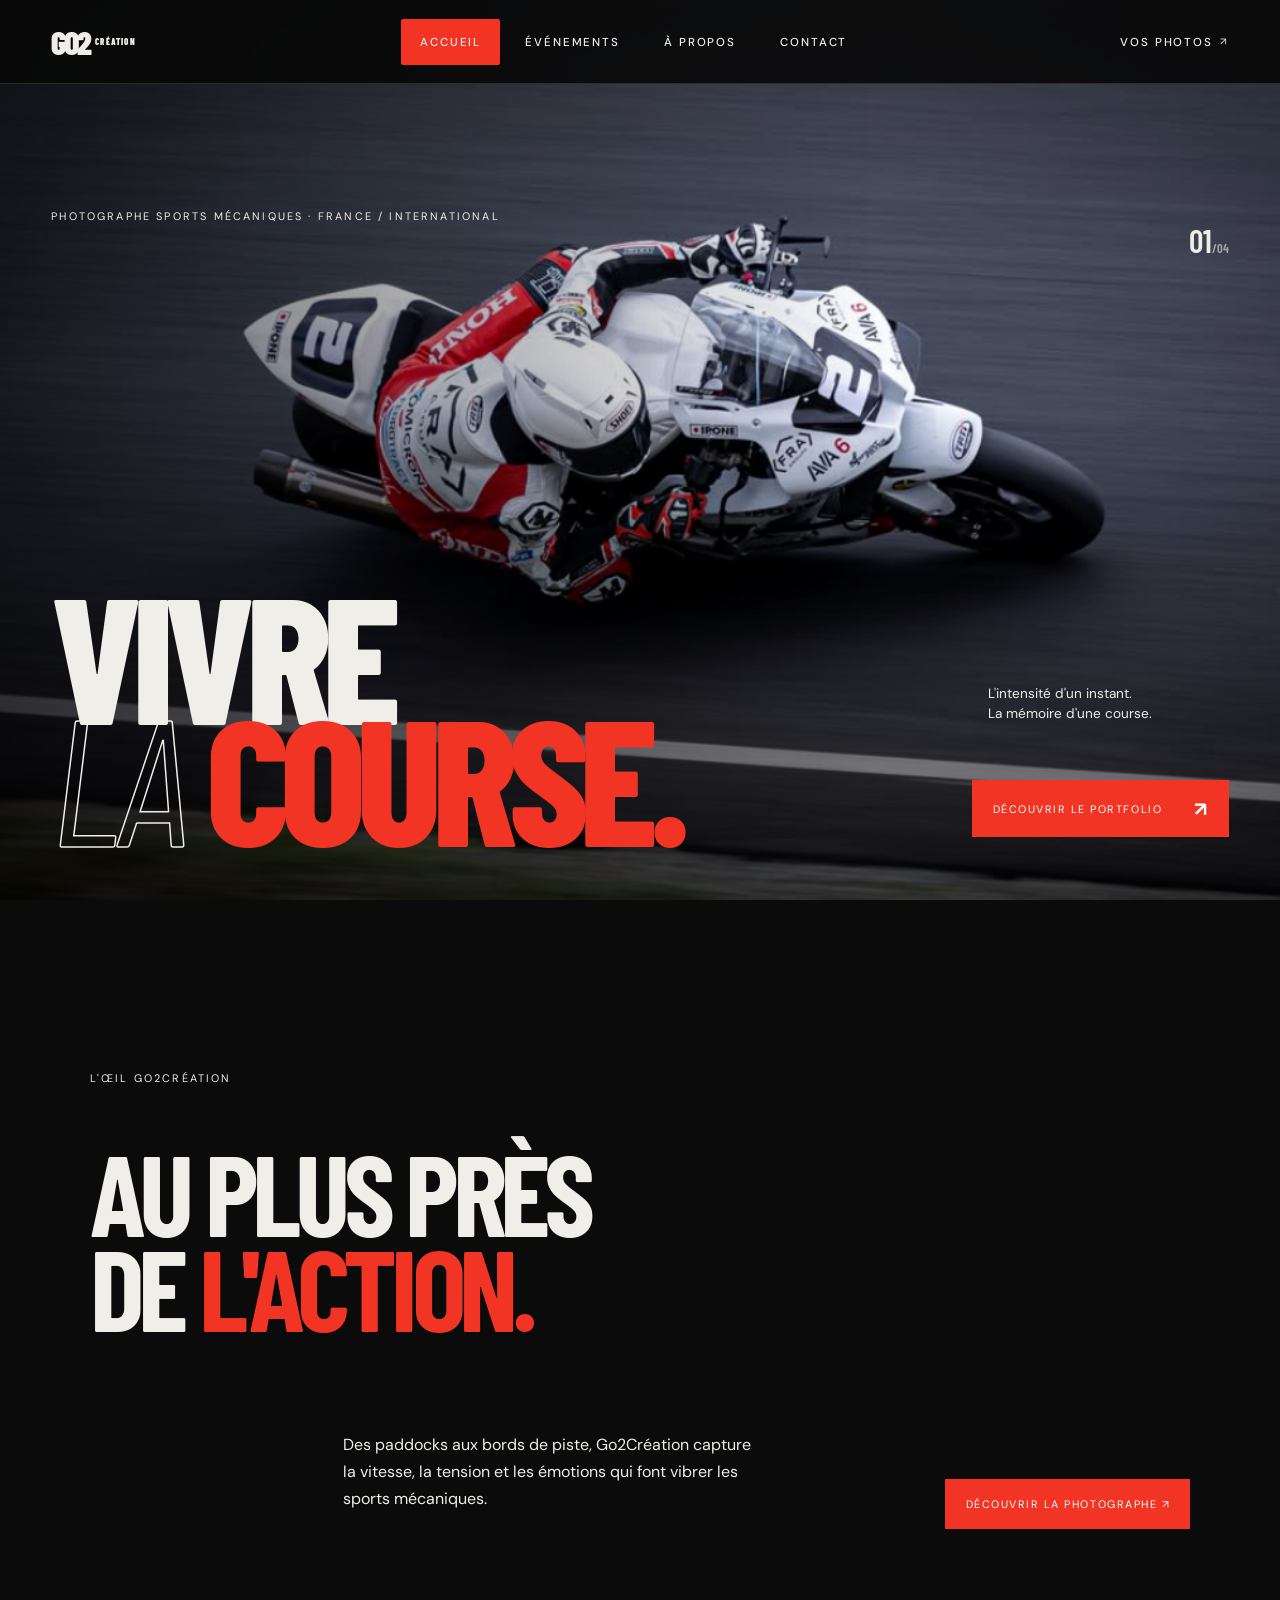
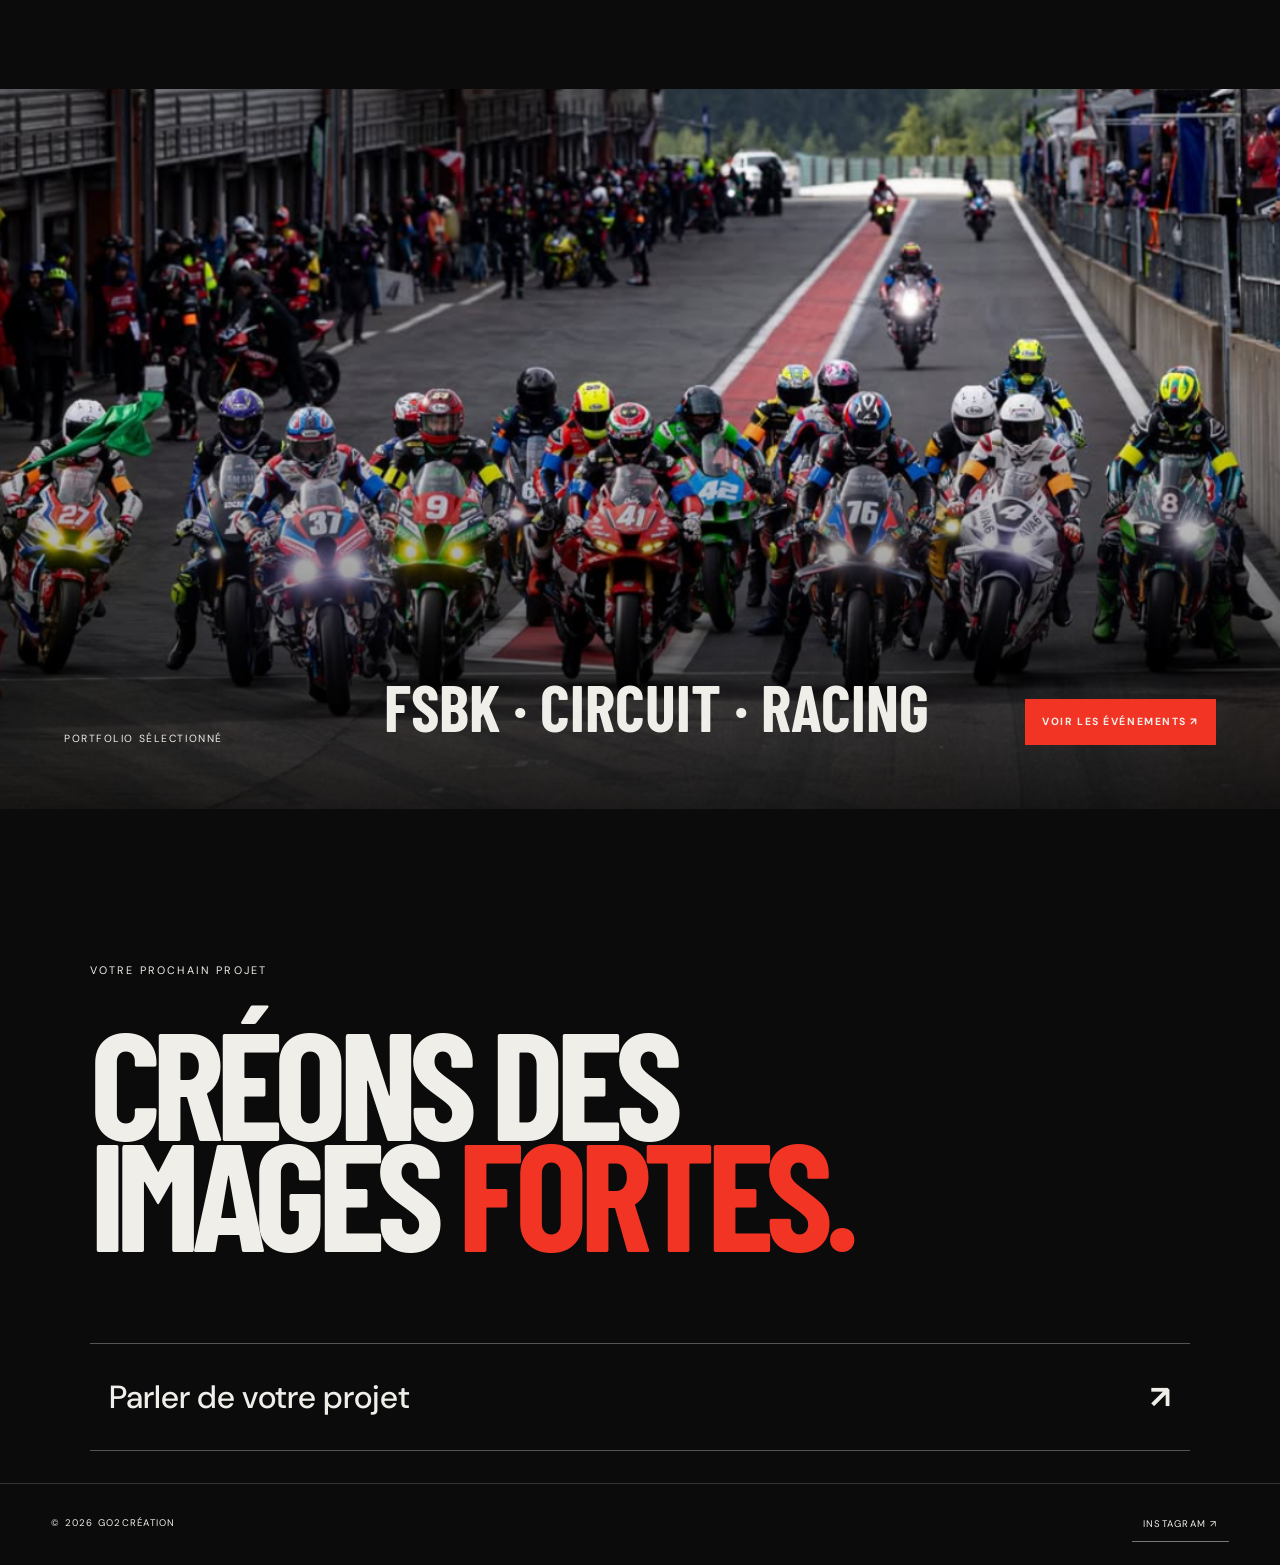
<file: index.html>
<!doctype html><html lang="fr"><head><meta charset="UTF-8"><meta name="viewport" content="width=device-width,initial-scale=1"><meta name="description" content="Go2Création — photographe spécialisée en sports mécaniques, disponible en France et à l'international."><title>Go2Création — Photographe sports mécaniques</title><link rel="preconnect" href="https://fonts.googleapis.com"><link rel="preconnect" href="https://fonts.gstatic.com" crossorigin><link href="https://fonts.googleapis.com/css2?family=Barlow+Condensed:ital,wght@0,400;0,600;0,700;0,800;0,900;1,700&family=DM+Sans:wght@400;500;600&display=swap" rel="stylesheet"><link rel="stylesheet" href="styles.css"><link rel="stylesheet" href="ux.css"></head><body><div class="loader"><span>GO2</span><div class="loader-line"></div></div><header class="nav"><a class="logo" href="index.html">GO2<span>CRÉATION</span></a><button class="menu-toggle" aria-label="Ouvrir le menu" aria-expanded="false"><i></i><i></i></button><nav class="nav-links"><a class="active" href="index.html">Accueil</a><a href="events.html">Événements</a><a href="about.html">À propos</a><a href="contact.html">Contact</a><a class="nav-client nav-client-menu" href="https://www.jingoo.com/go2creation/acces-client.php#content" target="_blank" rel="noopener">Vos Photos <b>↗</b></a></nav><a class="nav-client nav-client-top" href="https://www.jingoo.com/go2creation/acces-client.php#content" target="_blank" rel="noopener">Vos Photos <b>↗</b></a></header><main><section class="hero"><img src="image/Content_1.png" alt="Pilote moto en pleine courbe" class="hero-image"><div class="hero-shade"></div><p class="eyebrow hero-kicker">Photographe sports mécaniques · France / International</p><div class="hero-title"><h1>VIVRE<br><em>LA</em> <span>COURSE.</span></h1></div><p class="hero-copy">L'intensité d'un instant.<br>La mémoire d'une course.</p><a href="events.html" class="scroll-link"><span>Découvrir le portfolio</span><b>↗</b></a><p class="hero-number">01<span>/04</span></p></section><section class="intro section-pad"><p class="eyebrow reveal">L'œil Go2Création</p><h2 class="statement reveal">AU PLUS PRÈS<br>DE <span>L'ACTION.</span></h2><div class="intro-meta reveal"><p>Des paddocks aux bords de piste, Go2Création capture la vitesse, la tension et les émotions qui font vibrer les sports mécaniques.</p><a class="text-link" href="about.html">Découvrir la photographe ↗</a></div></section><section class="home-feature"><a href="events.html"><img src="image/Content_22.png" alt="Compétition de vitesse moto"><div><span>Portfolio sélectionné</span><strong>FSBK · CIRCUIT · RACING</strong><b>Voir les événements ↗</b></div></a></section><section class="contact home-cta section-pad"><p class="eyebrow reveal">Votre prochain projet</p><h2 class="reveal">CRÉONS DES<br>IMAGES <span>FORTES.</span></h2><a class="mail reveal" href="contact.html">Parler de votre projet <b>↗</b></a></section></main><footer class="site-footer"><p>© 2026 GO2CRÉATION</p><a href="https://www.instagram.com/go2creation/" target="_blank" rel="noopener">INSTAGRAM ↗</a></footer><script src="script.js"></script></body></html>
</file>
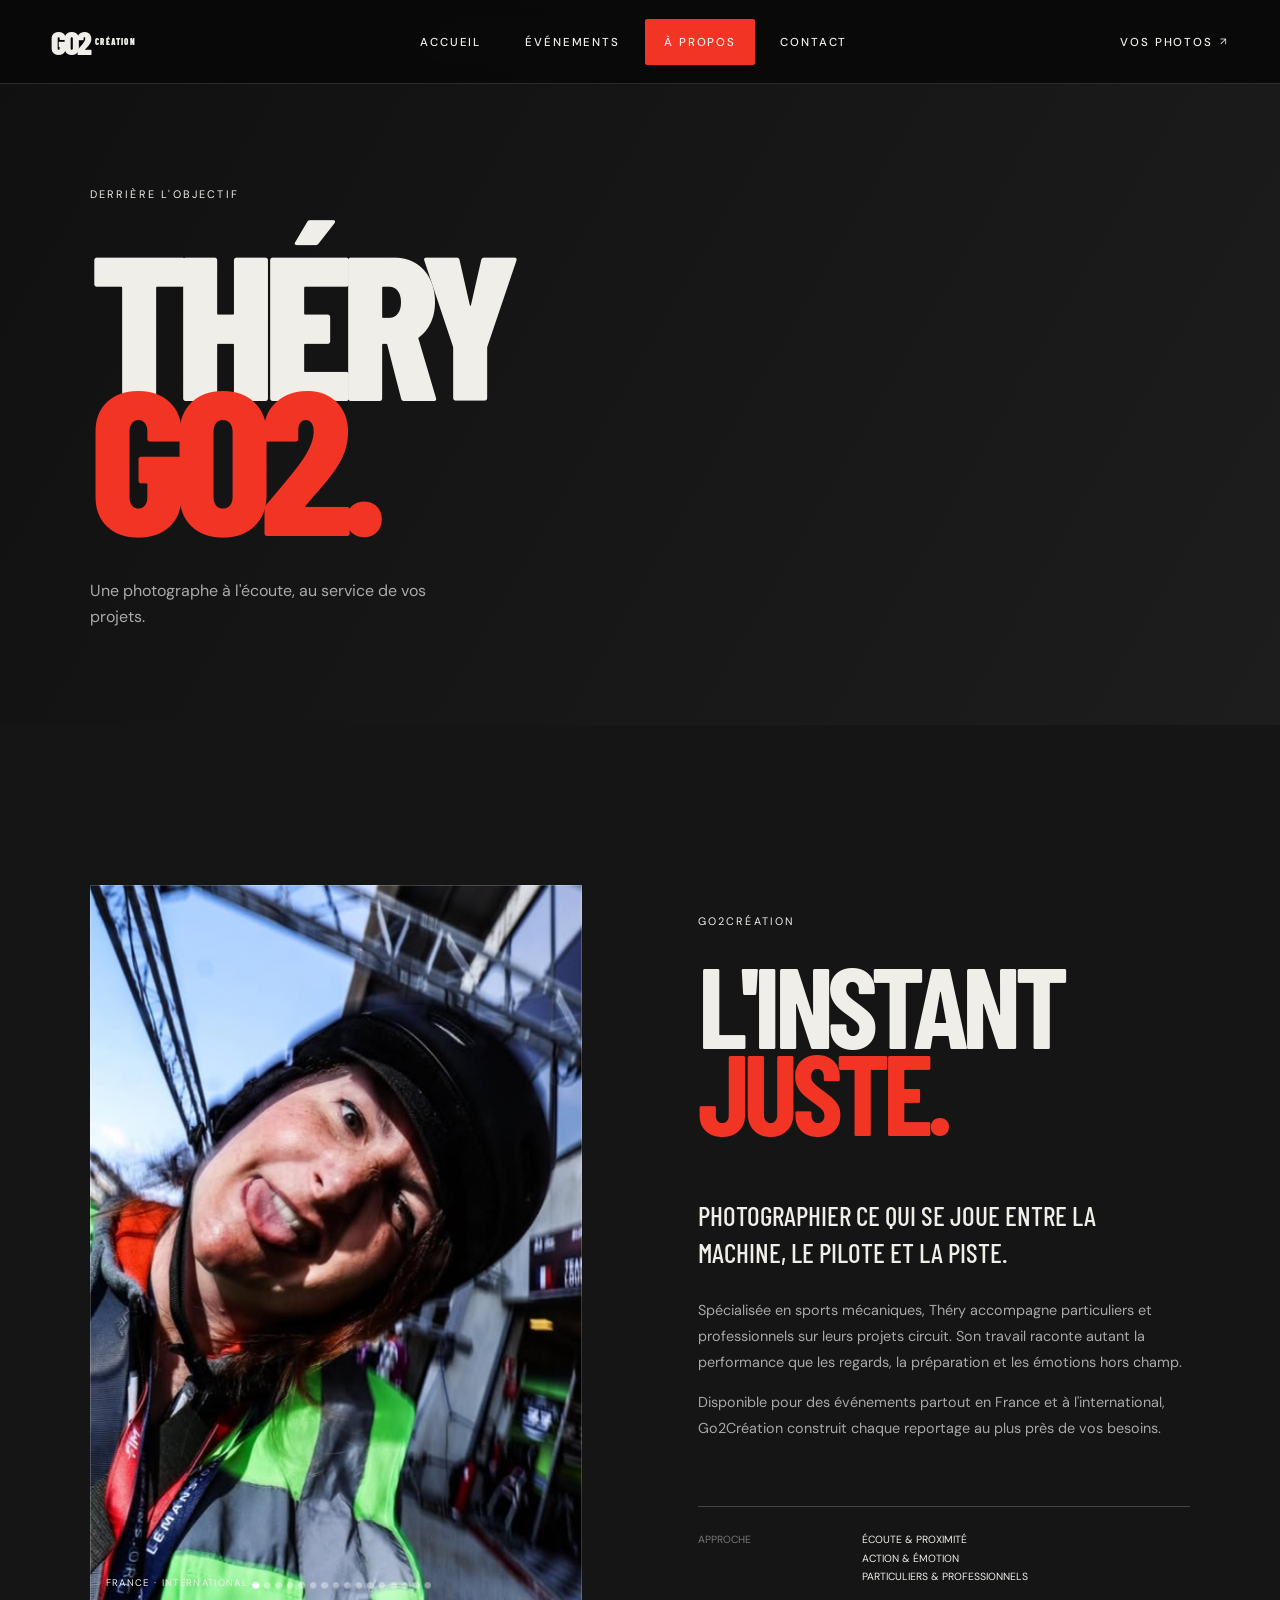
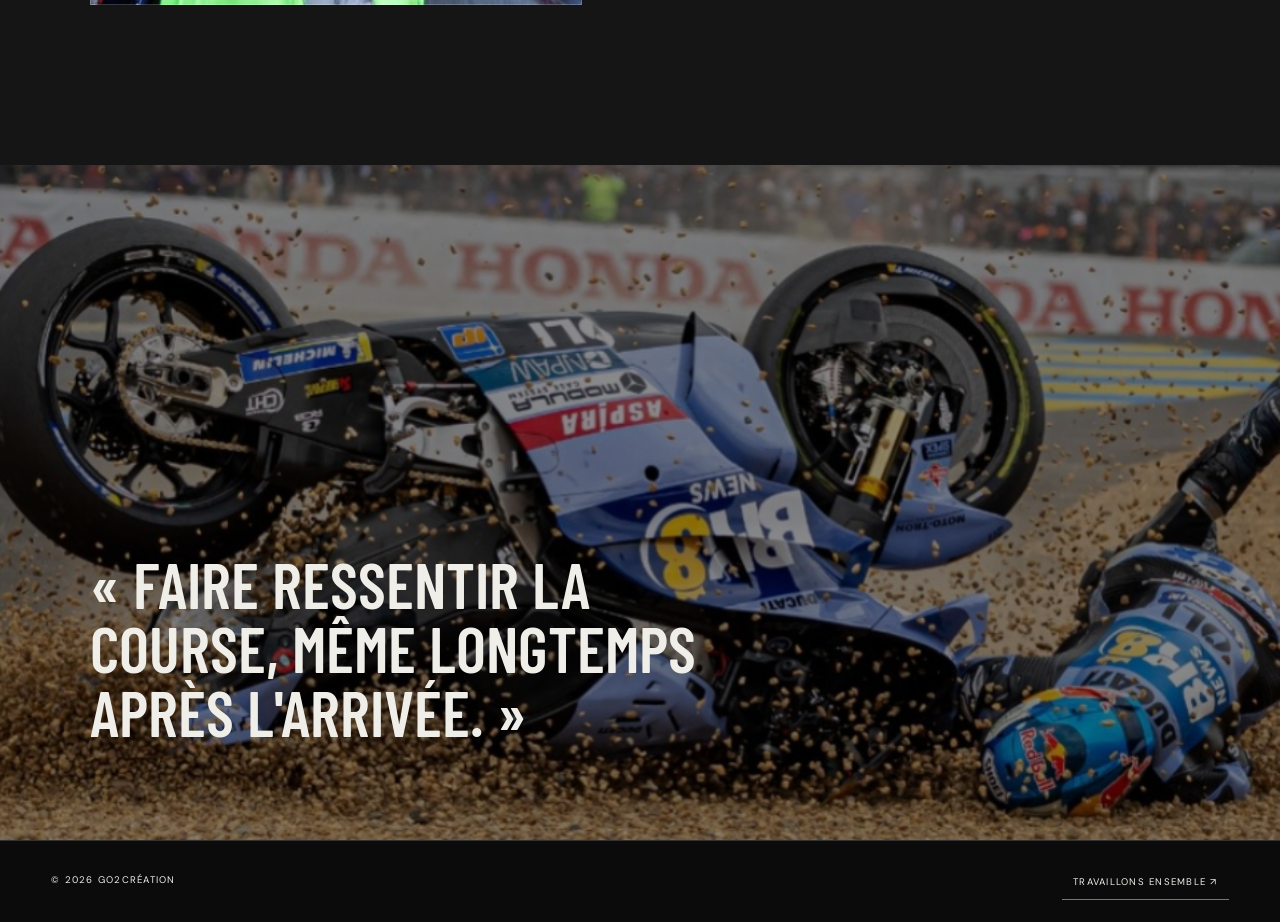
<file: about.html>
<!doctype html>
<html lang="fr">

<head>
    <meta charset="UTF-8">
    <meta name="viewport" content="width=device-width,initial-scale=1">
    <title>À propos — Go2Création</title>
    <link
        href="https://fonts.googleapis.com/css2?family=Barlow+Condensed:ital,wght@0,400;0,600;0,700;0,800;0,900;1,700&family=DM+Sans:wght@400;500;600&display=swap"
        rel="stylesheet">
    <link rel="stylesheet" href="styles.css"><link rel="stylesheet" href="ux.css">
</head>

<body>
    <div class="loader"><span>GO2</span>
        <div class="loader-line"></div>
    </div>
    <header class="nav"><a class="logo" href="index.html">GO2<span>CRÉATION</span></a><button class="menu-toggle"
            aria-label="Menu" aria-expanded="false"><i></i><i></i></button>
        <nav class="nav-links"><a href="index.html">Accueil</a><a href="events.html">Événements</a><a class="active"
                href="about.html">À propos</a><a href="contact.html">Contact</a><a class="nav-client nav-client-menu" href="https://www.jingoo.com/go2creation/acces-client.php#content" target="_blank" rel="noopener">Vos Photos <b>↗</b></a></nav><a class="nav-client nav-client-top" href="https://www.jingoo.com/go2creation/acces-client.php#content" target="_blank" rel="noopener">Vos Photos <b>↗</b></a>
    </header>
    <main>
        <section class="page-hero about-hero">
            <p class="eyebrow">Derrière l'objectif</p>
            <h1>THÉRY<br><span>GO2.</span></h1>
            <p>Une photographe à l'écoute, au service de vos projets.</p>
        </section>
        <section class="about section-pad">
            <div class="about-photo reveal"><img src="image/Content_23.png"
                    alt="Univers de Go2Création sur circuit"><span>France · International</span></div>
            <div class="about-copy">
                <p class="eyebrow reveal">Go2Création</p>
                <h2 class="reveal">L'INSTANT<br><span>JUSTE.</span></h2>
                <p class="lead reveal">Photographier ce qui se joue entre la machine, le pilote et la piste.</p>
                <p class="body-copy reveal">Spécialisée en sports mécaniques, Théry accompagne particuliers et
                    professionnels sur leurs projets circuit. Son travail raconte autant la performance que les regards,
                    la préparation et les émotions hors champ.</p>
                <p class="body-copy reveal">Disponible pour des événements partout en France et à l'international,
                    Go2Création construit chaque reportage au plus près de vos besoins.</p>
                <div class="clients reveal"><span>APPROCHE</span>
                    <p>ÉCOUTE & PROXIMITÉ<br>ACTION & ÉMOTION<br>PARTICULIERS & PROFESSIONNELS</p>
                </div>
            </div>
        </section>
        <section class="about-strip"><img src="image/Content_18.png" alt="Moto en accélération">
            <blockquote>« Faire ressentir la course, même longtemps après l'arrivée. »</blockquote>
        </section>
    </main>
    <footer class="site-footer">
        <p>© 2026 GO2CRÉATION</p><a href="contact.html">TRAVAILLONS ENSEMBLE ↗</a>
    </footer>
    <script src="script.js"></script>
</body>

</html>
</file>
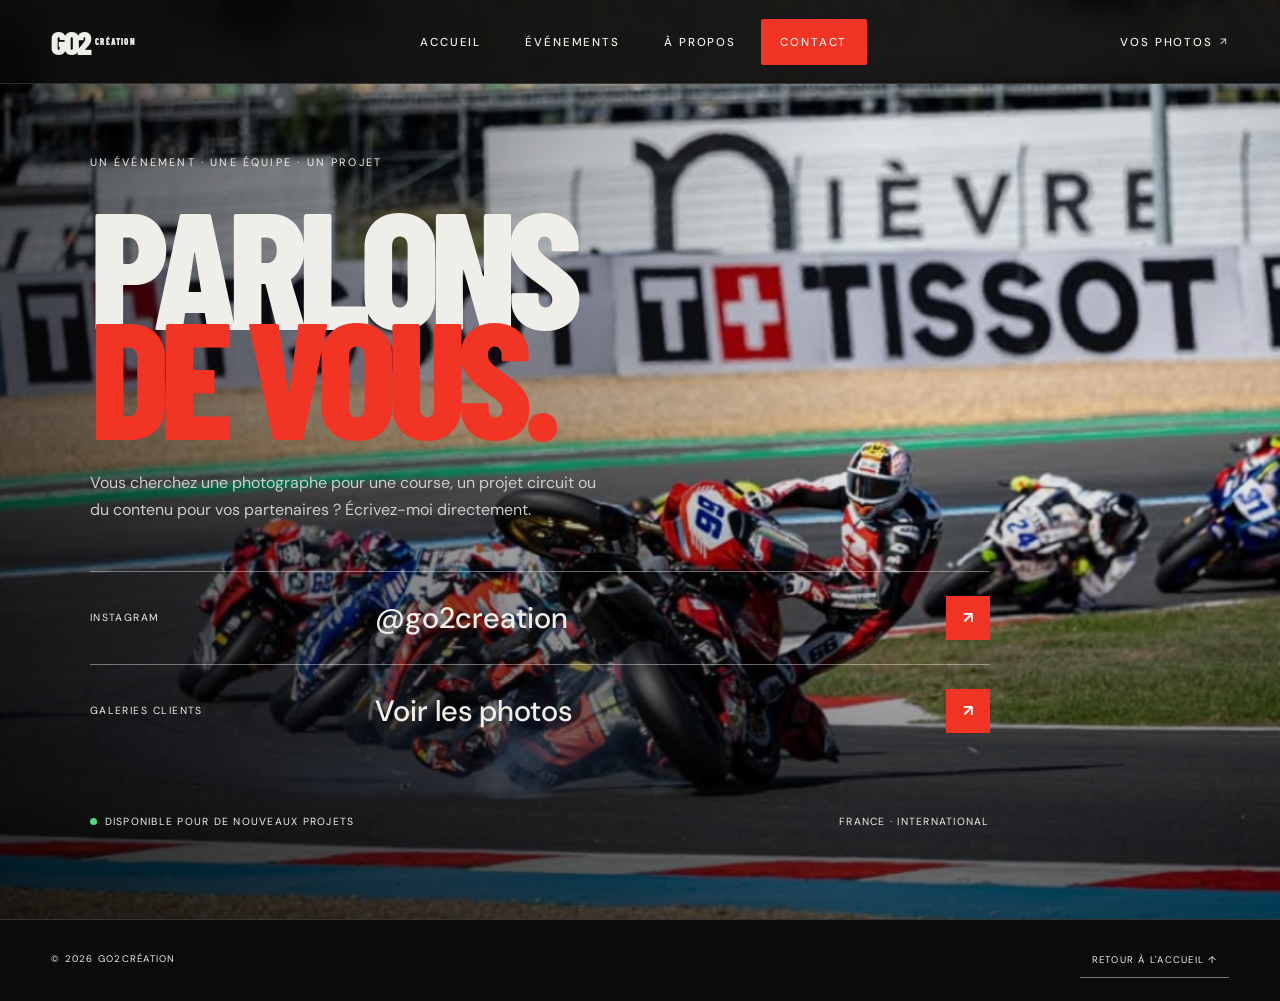
<file: contact.html>
<!doctype html><html lang="fr"><head><meta charset="UTF-8"><meta name="viewport" content="width=device-width,initial-scale=1"><title>Contact — Go2Création</title><link href="https://fonts.googleapis.com/css2?family=Barlow+Condensed:ital,wght@0,400;0,600;0,700;0,800;0,900;1,700&family=DM+Sans:wght@400;500;600&display=swap" rel="stylesheet"><link rel="stylesheet" href="styles.css"><link rel="stylesheet" href="ux.css"></head><body><div class="loader"><span>GO2</span><div class="loader-line"></div></div><header class="nav"><a class="logo" href="index.html">GO2<span>CRÉATION</span></a><button class="menu-toggle" aria-label="Menu" aria-expanded="false"><i></i><i></i></button><nav class="nav-links"><a href="index.html">Accueil</a><a href="events.html">Événements</a><a href="about.html">À propos</a><a class="active" href="contact.html">Contact</a><a class="nav-client nav-client-menu" href="https://www.jingoo.com/go2creation/acces-client.php#content" target="_blank" rel="noopener">Vos Photos <b>↗</b></a></nav><a class="nav-client nav-client-top" href="https://www.jingoo.com/go2creation/acces-client.php#content" target="_blank" rel="noopener">Vos Photos <b>↗</b></a></header><main><section class="contact-page"><img src="image/Content_21.png" alt="Moto de course sur circuit" class="contact-bg"><div class="hero-shade"></div><div class="contact-inner"><p class="eyebrow">Un événement · Une équipe · Un projet</p><h1>PARLONS<br><span>DE VOUS.</span></h1><p class="contact-lead">Vous cherchez une photographe pour une course, un projet circuit ou du contenu pour vos partenaires ? Écrivez-moi directement.</p><a class="contact-button" href="https://www.instagram.com/go2creation/" target="_blank" rel="noopener"><span>Instagram</span><strong>@go2creation</strong><b>↗</b></a><a class="contact-button" href="https://www.jingoo.com/go2creation/acces-client.php#content" target="_blank" rel="noopener"><span>Galeries clients</span><strong>Voir les photos</strong><b>↗</b></a><div class="availability"><p><span></span>Disponible pour de nouveaux projets</p><p>France · International</p></div></div></section></main><footer class="site-footer"><p>© 2026 GO2CRÉATION</p><a href="index.html">RETOUR À L'ACCUEIL ↑</a></footer><script src="script.js"></script></body></html>
</file>
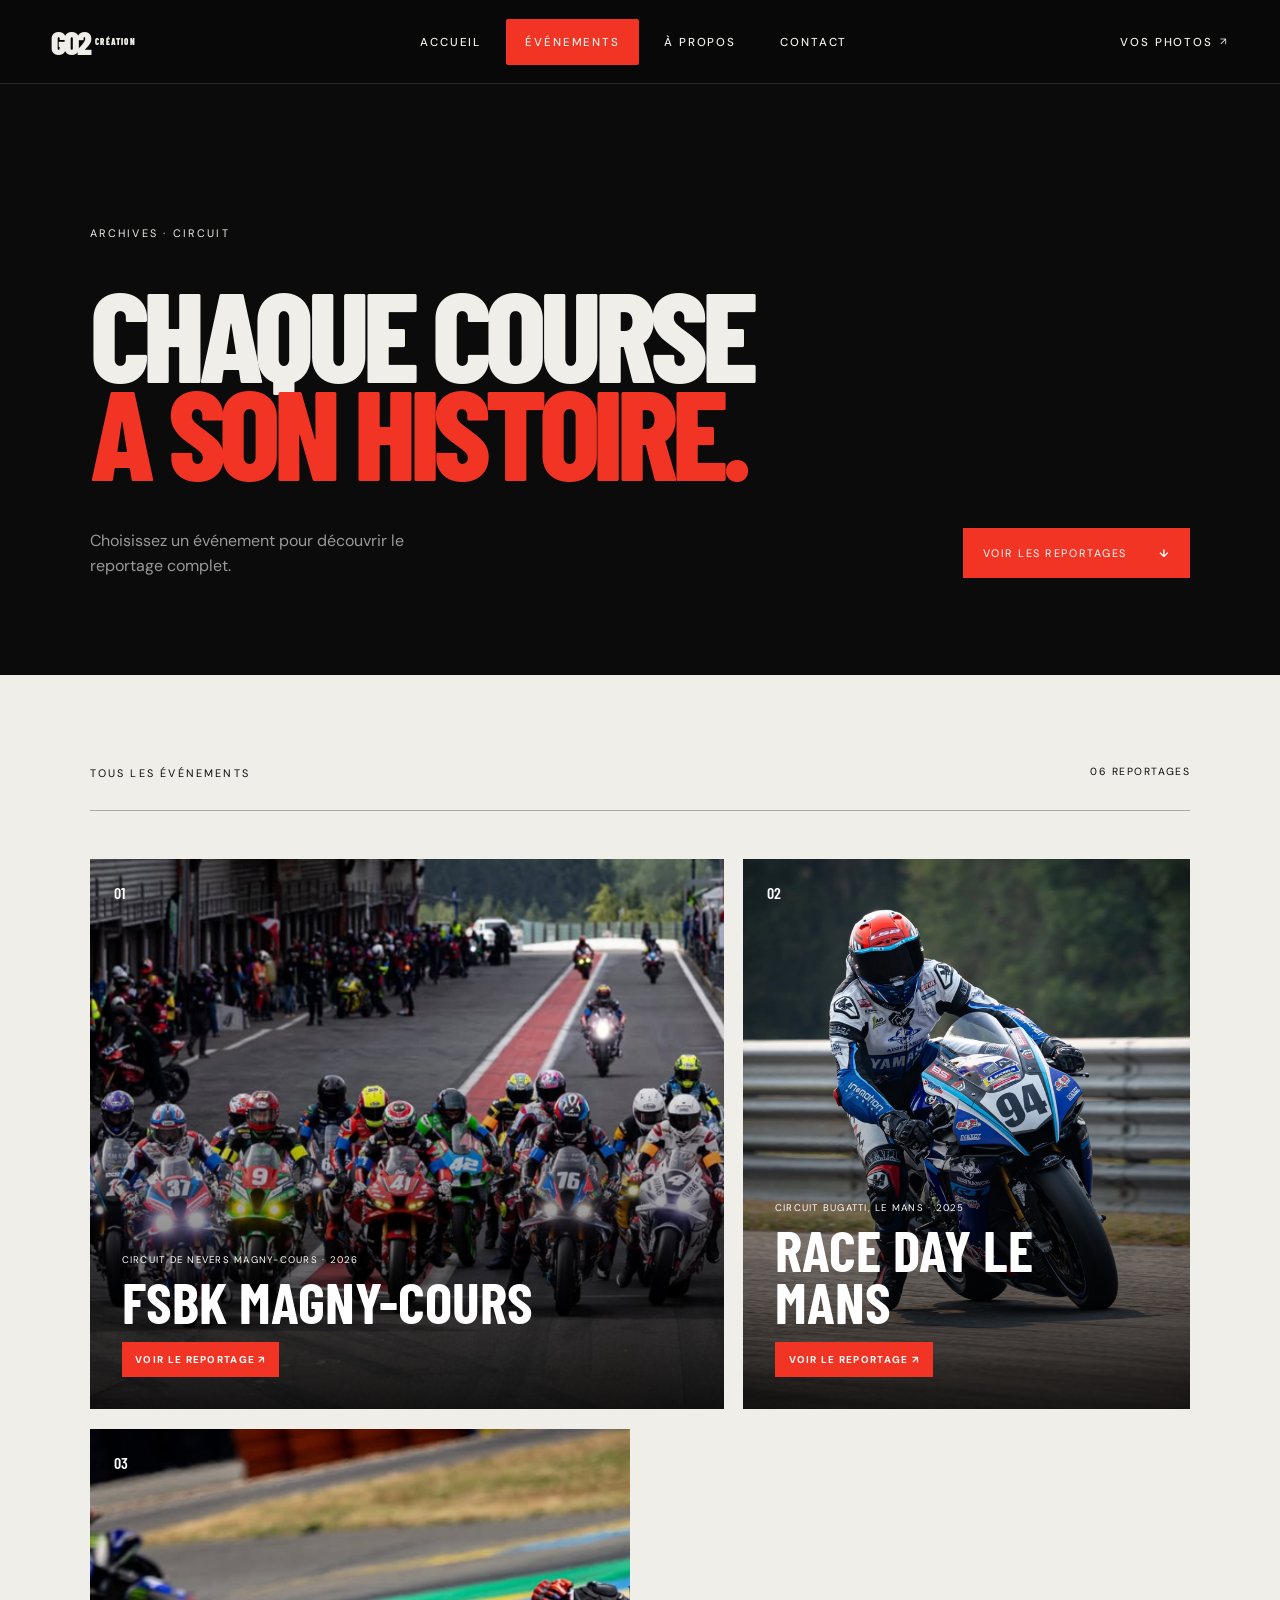
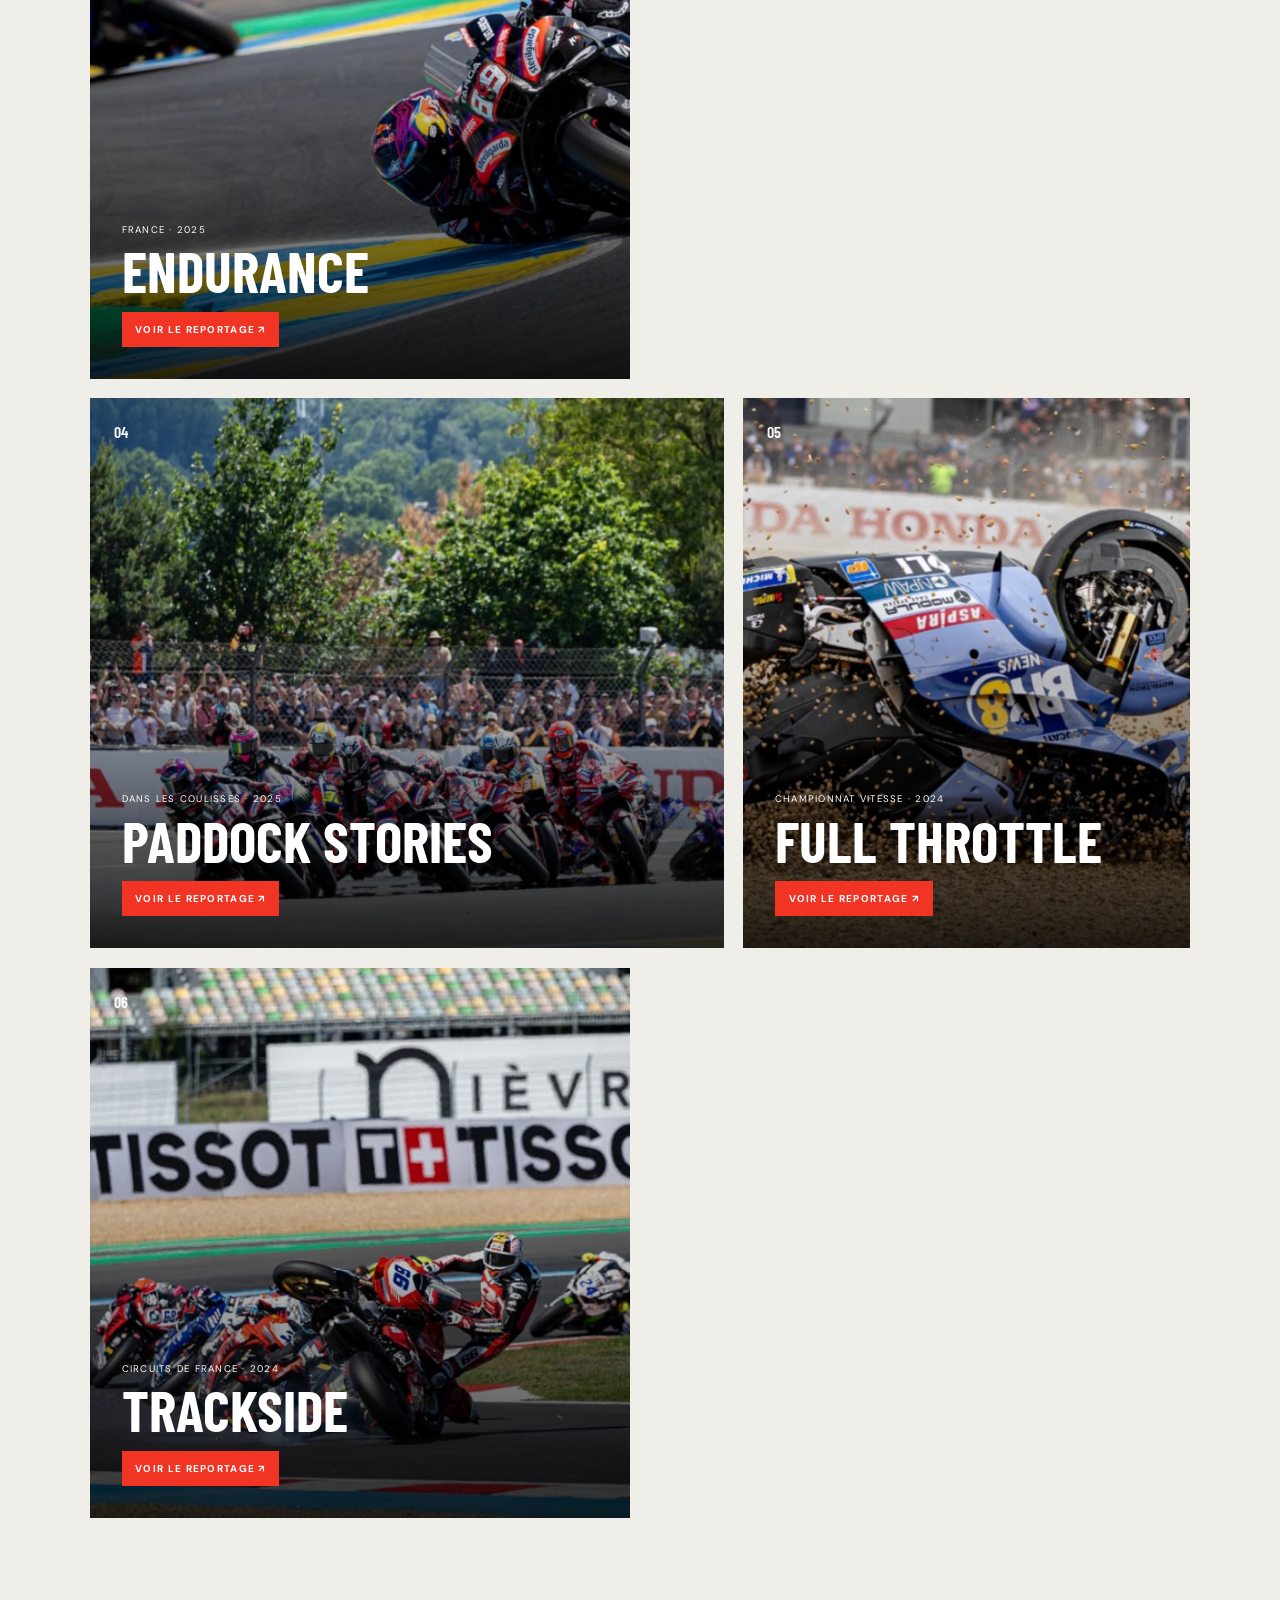
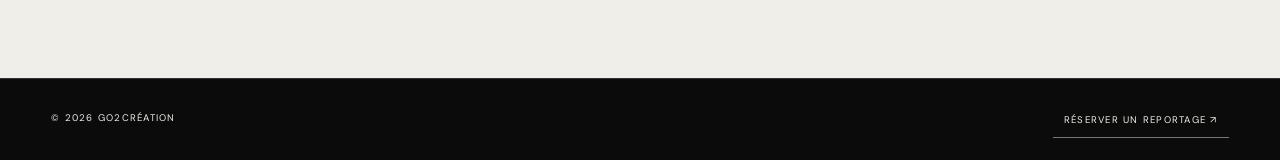
<file: events.html>
<!doctype html><html lang="fr"><head><meta charset="UTF-8"><meta name="viewport" content="width=device-width,initial-scale=1"><meta name="description" content="Tous les reportages sports mécaniques de Go2Création."><title>Événements — Go2Création</title><link href="https://fonts.googleapis.com/css2?family=Barlow+Condensed:wght@400;600;700;800;900&family=DM+Sans:wght@400;500;600&display=swap" rel="stylesheet"><link rel="stylesheet" href="styles.css"><link rel="stylesheet" href="ux.css"></head><body><div class="loader"><span>GO2</span><div class="loader-line"></div></div><header class="nav"><a class="logo" href="index.html">GO2<span>CRÉATION</span></a><button class="menu-toggle" aria-label="Menu" aria-expanded="false"><i></i><i></i></button><nav class="nav-links"><a href="index.html">Accueil</a><a class="active" href="events.html">Événements</a><a href="about.html">À propos</a><a href="contact.html">Contact</a><a class="nav-client nav-client-menu" href="https://www.jingoo.com/go2creation/acces-client.php#content" target="_blank" rel="noopener">Vos Photos <b>↗</b></a></nav><a class="nav-client nav-client-top" href="https://www.jingoo.com/go2creation/acces-client.php#content" target="_blank" rel="noopener">Vos Photos <b>↗</b></a></header><main><section class="archive-hero"><p class="eyebrow">Archives · Circuit</p><h1>CHAQUE COURSE<br><span>A SON HISTOIRE.</span></h1><div><p>Choisissez un événement pour découvrir le reportage complet.</p><a class="primary-link" href="#event-list">Voir les reportages <b>↓</b></a></div></section><section class="event-archive section-pad"><div class="archive-toolbar"><p class="eyebrow">Tous les événements</p><p id="event-count">06 REPORTAGES</p></div><div class="event-mosaic" id="event-list"></div></section></main><footer class="site-footer"><p>© 2026 GO2CRÉATION</p><a href="contact.html">RÉSERVER UN REPORTAGE ↗</a></footer><script src="script.js"></script><script src="events-app.js"></script></body></html>
</file>
<file: styles.css>
:root{--ink:#0b0b0b;--paper:#f0eee9;--red:#f23424;--line:rgba(240,238,233,.22)}*{box-sizing:border-box}html{scroll-behavior:smooth}body{margin:0;background:var(--ink);color:var(--paper);font-family:'DM Sans',sans-serif;overflow-x:hidden}a{color:inherit;text-decoration:none}img{display:block;width:100%;height:100%;object-fit:cover}button{font:inherit}.loader{position:fixed;inset:0;z-index:100;background:var(--red);display:grid;place-content:center;transition:transform .8s cubic-bezier(.77,0,.18,1);transform-origin:top}.loader.done{transform:translateY(-100%)}.loader span{font:900 8rem/1 'Barlow Condensed';letter-spacing:-.08em}.loader-line{height:2px;background:#fff;margin-top:1rem;animation:loading .8s ease both}@keyframes loading{from{transform:scaleX(0)}to{transform:scaleX(1)}}.nav{position:fixed;z-index:20;top:0;left:0;width:100%;height:88px;padding:0 4vw;display:flex;align-items:center;justify-content:space-between;mix-blend-mode:difference}.logo{font:900 2rem/1 'Barlow Condensed';letter-spacing:-.07em}.logo span{font-size:.55rem;letter-spacing:.14em;margin-left:.35rem}.nav-links{display:flex;gap:2.5rem}.nav-links a{font:500 .72rem 'DM Sans';text-transform:uppercase;letter-spacing:.16em;position:relative}.nav-links a:after{content:"";position:absolute;left:0;right:100%;bottom:-6px;height:1px;background:white;transition:.3s}.nav-links a:hover:after{right:0}.nav-index{font-size:.65rem;letter-spacing:.18em}.menu-toggle{display:none}.hero{height:100svh;min-height:650px;position:relative;display:flex;align-items:flex-end;padding:0 4vw 7vh;overflow:hidden}.hero-image{position:absolute;inset:0;animation:heroZoom 12s ease-out both}@keyframes heroZoom{from{transform:scale(1.08)}to{transform:scale(1)}}.hero-shade{position:absolute;inset:0;background:linear-gradient(90deg,rgba(0,0,0,.6),transparent 68%),linear-gradient(0deg,rgba(0,0,0,.65),transparent 55%)}.eyebrow{text-transform:uppercase;letter-spacing:.2em;font-size:.68rem}.hero-kicker{position:absolute;top:22%;left:4vw}.hero-title{position:relative;z-index:1}.hero h1,.statement,.feature-info h3,.event-card h3,.about h2,.contact h2{font-family:'Barlow Condensed',sans-serif;margin:0;text-transform:uppercase;letter-spacing:-.055em}.hero h1{font-size:clamp(5.6rem,14vw,13.5rem);line-height:.68;font-weight:800}.hero h1 em{font-weight:400;color:transparent;-webkit-text-stroke:1.5px var(--paper)}.hero h1 span,.statement span,.about h2 span,.contact h2 span{color:var(--red)}.hero-copy{position:absolute;right:10vw;bottom:18%;line-height:1.5;font-size:.85rem}.scroll-link{position:absolute;right:4vw;bottom:7%;display:flex;gap:2rem;align-items:center;font-size:.7rem;text-transform:uppercase;letter-spacing:.15em}.scroll-link b{font-size:1.25rem}.hero-number{position:absolute;right:4vw;top:21%;font:600 2rem 'Barlow Condensed'}.hero-number span{font-size:.8rem;color:#aaa}.section-pad{padding:10rem 7vw}.intro{min-height:85vh;display:flex;flex-direction:column;justify-content:center}.statement{font-size:clamp(4rem,9vw,9rem);line-height:.83;font-weight:700;margin:3rem 0 5rem}.intro-meta{display:flex;align-items:flex-end;justify-content:flex-end;gap:15vw}.intro-meta>p:first-child{max-width:410px;font-size:1rem;line-height:1.7}.coords{font:.65rem/1.7 monospace;color:#8b8b8b}.events{background:var(--paper);color:var(--ink)}.section-head{display:flex;justify-content:space-between;border-bottom:1px solid #aaa;padding-bottom:1.2rem;margin-bottom:5rem}.section-head p:last-child{font-size:.7rem}.feature-image{height:65vw;max-height:790px}.image-hover{position:relative;overflow:hidden}.image-hover img{transition:transform .8s cubic-bezier(.2,.7,.2,1);filter:saturate(.85)}.image-hover:hover img{transform:scale(1.035)}.image-hover span{position:absolute;right:1.4rem;bottom:1.4rem;background:var(--paper);color:var(--ink);padding:.8rem 1rem;font-size:.65rem;text-transform:uppercase;letter-spacing:.1em;transform:translateY(10px);opacity:0;transition:.3s}.image-hover:hover span{transform:none;opacity:1}.feature-info{display:grid;grid-template-columns:8vw 1fr auto;padding:2rem 0 7rem}.feature-info h3{font-size:clamp(3rem,7vw,7rem);line-height:.8}.feature-info div p,.event-card div>p:last-child{font-size:.68rem;text-transform:uppercase;letter-spacing:.1em;margin-top:1.3rem}.event-no,.year{font:600 1.1rem 'Barlow Condensed'}.event-grid{display:grid;grid-template-columns:1fr 1fr;gap:8vw}.event-card .image-hover{height:58vw;max-height:680px}.event-card.offset{margin-top:13rem}.event-card>div:last-child{padding:1.5rem 0 6rem;position:relative}.event-card h3{font-size:clamp(3rem,6vw,6rem);line-height:1}.event-card>div>p:first-child{font:600 1rem 'Barlow Condensed';position:absolute;right:0}.event-card b{float:right}.archive{margin-top:5rem}.archive>.eyebrow{margin-bottom:2rem}.archive a{display:grid;grid-template-columns:8vw 1fr 1fr auto;align-items:center;border-top:1px solid #aaa;padding:1.8rem 0;transition:.25s}.archive a:last-child{border-bottom:1px solid #aaa}.archive a:hover{padding-left:1rem;background:#e4e1db}.archive span{font:.8rem monospace}.archive strong{font:600 clamp(1.6rem,3vw,3rem) 'Barlow Condensed'}.archive small{letter-spacing:.12em}.gallery{padding:0 0 8rem}.marquee{overflow:hidden;padding:3rem 0;border-bottom:1px solid var(--line);font:700 clamp(3rem,7vw,7rem)/1 'Barlow Condensed';white-space:nowrap;color:transparent;-webkit-text-stroke:1px #777}.marquee div{width:max-content;animation:marquee 25s linear infinite}@keyframes marquee{to{transform:translateX(-50%)}}.gallery-grid,.gallery-more{padding:6rem 4vw;display:grid;grid-template-columns:repeat(3,1fr);grid-auto-rows:28vw;gap:1.2vw}.gallery-item{padding:0;border:0;background:none;overflow:hidden;cursor:zoom-in}.gallery-item img{transition:.6s}.gallery-item:hover img{transform:scale(1.04);filter:brightness(.75)}.gallery-item.tall{grid-row:span 2}.gallery-item.wide{grid-column:span 2}.gallery-more{padding-top:1.2vw}.load-more{display:flex;justify-content:space-between;width:calc(100% - 8vw);margin:0 4vw;background:transparent;border:1px solid #555;color:white;text-transform:uppercase;letter-spacing:.16em;padding:1.4rem;cursor:pointer;transition:.3s}.load-more:hover{background:var(--red);border-color:var(--red)}.about{display:grid;grid-template-columns:1fr 1fr;gap:9vw;background:#151515}.about-photo{height:720px;position:relative}.about-photo:before{content:"";position:absolute;z-index:1;inset:0;border:1px solid rgba(255,255,255,.2)}.about-photo span{position:absolute;bottom:1rem;left:1rem;z-index:2;font-size:.6rem;text-transform:uppercase;letter-spacing:.14em}.about-copy{align-self:center}.about h2{font-size:clamp(5rem,9vw,9rem);line-height:.75;margin:2rem 0 4rem}.about .lead{font:500 1.7rem/1.35 'Barlow Condensed';text-transform:uppercase;max-width:460px}.body-copy{color:#a8a8a8;line-height:1.8;max-width:500px;font-size:.9rem}.clients{display:grid;grid-template-columns:1fr 2fr;border-top:1px solid #444;margin-top:4rem;padding-top:1.5rem;font-size:.65rem;line-height:1.8}.clients span{color:#777}.clients p{margin:0}.contact{padding-bottom:2rem}.contact h2{font-size:clamp(5rem,12vw,12rem);line-height:.72;margin:3rem 0 6rem}.contact h2 em{font-weight:400;color:transparent;-webkit-text-stroke:1px var(--paper)}.mail{display:flex;justify-content:space-between;align-items:center;border-top:1px solid #555;border-bottom:1px solid #555;padding:2rem 0;font:500 clamp(1.1rem,2.5vw,2.4rem) 'DM Sans'}.mail:hover{color:var(--red)}.footer-row{padding:7rem 0 1rem;display:flex;justify-content:space-between;font-size:.6rem;letter-spacing:.12em}.footer-row div{display:flex;gap:2rem}.reveal{opacity:0;transform:translateY(35px);transition:opacity .8s,transform .8s}.reveal.visible{opacity:1;transform:none}.lightbox{position:fixed;inset:0;width:100%;height:100%;max-width:none;max-height:none;margin:0;border:0;padding:4vw;background:rgba(0,0,0,.94);z-index:50}.lightbox[open]{display:grid;place-items:center}.lightbox img{object-fit:contain;max-height:88vh}.lightbox button{position:absolute;right:2rem;top:1rem;border:0;background:none;color:white;font-size:2.5rem;cursor:pointer}
@media(max-width:760px){.nav{height:68px}.nav-index{display:none}.menu-toggle{display:block;border:0;background:none;width:32px;height:24px;position:relative;z-index:2}.menu-toggle i{display:block;height:1px;background:white;margin:7px 0}.nav-links{position:fixed;inset:0;background:var(--red);display:flex;flex-direction:column;align-items:center;justify-content:center;gap:2rem;transform:translateY(-100%);transition:.5s;mix-blend-mode:normal}.nav-links.open{transform:none}.nav-links a{font:700 3.5rem 'Barlow Condensed'}.hero{padding-bottom:12vh}.hero h1{font-size:24vw;line-height:.73}.hero-kicker{top:18%}.hero-copy{display:none}.hero-number{top:15%}.section-pad{padding:7rem 5vw}.statement{font-size:15vw}.intro-meta{justify-content:space-between;gap:2rem}.feature-image{height:70vh}.feature-info{grid-template-columns:15vw 1fr}.feature-info .year{display:none}.event-grid{grid-template-columns:1fr;gap:0}.event-card.offset{margin-top:1rem}.event-card .image-hover{height:65vh}.archive a{grid-template-columns:12vw 1fr auto}.archive small{display:none}.gallery-grid,.gallery-more{grid-template-columns:1fr 1fr;grid-auto-rows:55vw;padding:4rem 4vw;gap:2vw}.gallery-item.wide{grid-column:span 2}.about{grid-template-columns:1fr}.about-photo{height:65vh}.about-copy{padding-top:2rem}.contact h2{font-size:19vw}.footer-row{flex-wrap:wrap;gap:2rem}.footer-row div{order:3;width:100%}.loader span{font-size:6rem}}
@media(prefers-reduced-motion:reduce){*{scroll-behavior:auto!important;animation:none!important;transition:none!important}.reveal{opacity:1;transform:none}}
.archive-hero{min-height:75vh;padding:12rem 7vw 5rem;display:flex;flex-direction:column;justify-content:flex-end}.archive-hero h1{font:800 clamp(4.5rem,10vw,10rem)/.77 'Barlow Condensed';letter-spacing:-.05em;margin:2rem 0}.archive-hero h1 span{color:var(--red)}.archive-hero>div{display:flex;align-items:center;justify-content:space-between}.archive-hero>div>p{max-width:380px;color:#999;line-height:1.6}.upload-open,.form-submit{border:0;background:var(--red);color:white;padding:1.2rem 1.5rem;text-transform:uppercase;letter-spacing:.12em;font-size:.7rem;cursor:pointer}.event-archive{background:var(--paper);color:var(--ink);padding-top:5rem}.archive-toolbar{display:flex;justify-content:space-between;border-bottom:1px solid #aaa;padding-bottom:1.2rem;margin-bottom:3rem}.archive-toolbar p:last-child{font-size:.65rem;letter-spacing:.14em}.event-mosaic{display:grid;grid-template-columns:repeat(12,1fr);gap:1.5vw}.event-tile{grid-column:span 6;height:43vw;max-height:620px;position:relative;overflow:hidden;color:white}.event-tile:nth-child(3n+1){grid-column:span 7}.event-tile:nth-child(3n+2){grid-column:span 5}.event-tile img{transition:transform .8s}.event-tile:hover img{transform:scale(1.04)}.event-tile:after{content:"";position:absolute;inset:0;background:linear-gradient(0deg,rgba(0,0,0,.85),transparent 65%)}.event-tile>div{position:absolute;z-index:1;left:2rem;right:2rem;bottom:2rem}.event-tile p{font-size:.6rem;letter-spacing:.13em;text-transform:uppercase}.event-tile h2{font:700 clamp(2.3rem,4.5vw,4.8rem)/.9 'Barlow Condensed';text-transform:uppercase;margin:.5rem 0}.event-tile b{font-size:.62rem;text-transform:uppercase;letter-spacing:.13em}.tile-index{position:absolute;z-index:1;top:1.5rem;left:1.5rem;font:600 1rem 'Barlow Condensed'}.upload-dialog{width:min(720px,calc(100% - 2rem));max-width:none;border:0;padding:0;background:#161616;color:white}.upload-dialog::backdrop{background:rgba(0,0,0,.85)}.upload-dialog form{padding:4rem}.upload-dialog h2{font:800 clamp(3.5rem,7vw,6rem)/.75 'Barlow Condensed';margin:1.5rem 0 3rem}.upload-dialog h2 span{color:var(--red)}.dialog-close{position:absolute;top:1rem;right:1.2rem;background:none;border:0;color:white;font-size:2rem;cursor:pointer}.upload-dialog label{display:flex;flex-direction:column;gap:.6rem;margin:1rem 0;font-size:.65rem;text-transform:uppercase;letter-spacing:.1em}.upload-dialog input,.upload-dialog textarea{background:#222;border:1px solid #444;color:white;padding:1rem;font:400 .85rem 'DM Sans';resize:vertical}.form-row{display:grid;grid-template-columns:1fr 1fr;gap:1rem}.folder-picker{border:1px dashed #666;padding:1.2rem;position:relative;cursor:pointer}.folder-picker strong{font:600 1.2rem 'Barlow Condensed'}.folder-picker input{position:absolute;opacity:0;pointer-events:none}.folder-picker small{color:#888;text-transform:none;letter-spacing:0}.form-submit{width:100%;display:flex;justify-content:space-between;margin-top:1.5rem}.storage-note{font-size:.65rem;line-height:1.5;color:#777}.detail-loading{min-height:100vh;display:grid;place-content:center}.event-detail-hero{height:85vh;position:relative}.event-detail-hero>div:last-child{position:absolute;z-index:2;left:7vw;bottom:5rem}.event-detail-hero a,.event-detail-hero p{font-size:.65rem;text-transform:uppercase;letter-spacing:.13em}.event-detail-hero h1{font:800 clamp(4.5rem,10vw,10rem)/.8 'Barlow Condensed';text-transform:uppercase;max-width:900px;margin:1rem 0}.event-story{display:grid;grid-template-columns:1fr 2fr 1fr;gap:4rem;align-items:start}.event-story>p:nth-child(2){font:500 clamp(1.4rem,2.5vw,2.3rem)/1.45 'Barlow Condensed';margin:0}.event-story span{font-size:.65rem;letter-spacing:.13em;text-align:right}.event-photo-grid{padding:0 4vw 8rem;columns:3;column-gap:1.2vw}.event-photo-grid .gallery-item{width:100%;margin-bottom:1.2vw;break-inside:avoid}.event-photo-grid .gallery-item img{height:auto}.about-photo img{object-position:center}
@media(max-width:760px){.archive-hero{padding:9rem 5vw 4rem}.archive-hero h1{font-size:18vw}.archive-hero>div{align-items:flex-start;flex-direction:column;gap:2rem}.event-mosaic{display:block}.event-tile,.event-tile:nth-child(n){display:block;height:70vh;margin-bottom:1rem}.upload-dialog form{padding:3.5rem 1.5rem 2rem}.form-row{grid-template-columns:1fr}.event-detail-hero{height:75vh}.event-detail-hero>div:last-child{left:5vw;bottom:3rem}.event-detail-hero h1{font-size:18vw}.event-story{grid-template-columns:1fr;gap:1.5rem}.event-story span{text-align:left}.event-photo-grid{columns:2;column-gap:2vw}.event-photo-grid .gallery-item{margin-bottom:2vw}}
.nav-links a.active:after{right:0}.text-link{font-size:.7rem;text-transform:uppercase;letter-spacing:.14em;border-bottom:1px solid #666;padding-bottom:.5rem}.home-feature{height:80vh;min-height:600px;position:relative;overflow:hidden}.home-feature>a{display:block;height:100%}.home-feature img{transition:transform 1s}.home-feature:hover img{transform:scale(1.025)}.home-feature:after{content:"";position:absolute;inset:0;background:linear-gradient(0deg,rgba(0,0,0,.8),transparent 60%);pointer-events:none}.home-feature div{position:absolute;z-index:1;left:5vw;right:5vw;bottom:4rem;display:grid;grid-template-columns:1fr 2fr auto;align-items:end}.home-feature span,.home-feature b{font-size:.65rem;text-transform:uppercase;letter-spacing:.15em}.home-feature strong{font:700 clamp(2.5rem,5vw,5rem) 'Barlow Condensed'}.home-cta{padding-top:9rem}.site-footer{padding:1.4rem 4vw;border-top:1px solid #333;background:var(--ink);display:flex;justify-content:space-between;font-size:.6rem;letter-spacing:.13em}.page-hero{min-height:78vh;padding:11rem 7vw 5rem;display:flex;flex-direction:column;justify-content:flex-end;background:#111}.page-hero h1,.contact-page h1{font:800 clamp(7rem,16vw,15rem)/.66 'Barlow Condensed';letter-spacing:-.06em;margin:2.5rem 0;text-transform:uppercase}.page-hero h1 span,.contact-page h1 span{color:var(--red)}.page-hero>p:last-child{max-width:390px;line-height:1.6;color:#aaa}.about-hero{background:linear-gradient(120deg,#101010,#1d1d1d)}.about-strip{height:75vh;position:relative}.about-strip:after{content:"";position:absolute;inset:0;background:rgba(0,0,0,.45)}.about-strip blockquote{position:absolute;z-index:1;left:7vw;bottom:6rem;max-width:700px;margin:0;font:600 clamp(2.5rem,5vw,5rem)/1 'Barlow Condensed';text-transform:uppercase}.contact-page{min-height:calc(100svh - 50px);position:relative;padding:9rem 7vw 5rem}.contact-bg{position:absolute;inset:0}.contact-inner{position:relative;z-index:1;max-width:900px}.contact-page h1{font-size:clamp(6rem,13vw,12rem)}.contact-lead{max-width:520px;line-height:1.7;color:#ccc;margin-bottom:3rem}.contact-button{display:grid;grid-template-columns:1fr 2fr auto;align-items:center;border-top:1px solid rgba(255,255,255,.4);padding:1.5rem 0;transition:.25s}.contact-button:hover{padding-left:1rem;color:var(--red)}.contact-button span{font-size:.65rem;text-transform:uppercase;letter-spacing:.14em}.contact-button strong{font:500 clamp(1.2rem,2.3vw,2rem) 'DM Sans'}.availability{display:flex;justify-content:space-between;margin-top:3rem;font-size:.65rem;text-transform:uppercase;letter-spacing:.12em}.availability p:first-child span{display:inline-block;width:7px;height:7px;border-radius:50%;background:#4ade80;margin-right:.5rem}@media(max-width:760px){.home-feature div{grid-template-columns:1fr;gap:.7rem}.home-feature{height:65vh}.page-hero{min-height:70vh;padding-left:5vw}.page-hero h1{font-size:24vw}.contact-page{padding:8rem 5vw 4rem}.contact-page h1{font-size:22vw}.contact-button{grid-template-columns:1fr auto}.contact-button strong{display:none}.availability{display:block}.site-footer{padding:1.4rem 5vw}}

/* Accès galeries clients Jingoo — remplace l'ancien compteur .nav-index */
.nav-client-top{font:500 .72rem 'DM Sans';text-transform:uppercase;letter-spacing:.16em;position:relative;white-space:nowrap}
.nav-client-top:after{content:"";position:absolute;left:0;right:100%;bottom:-6px;height:1px;background:#fff;transition:.3s}
.nav-client-top:hover:after{right:0}
</file>
<file: ux.css>
.nav{height:84px;background:rgba(8,8,8,.9);backdrop-filter:blur(12px);mix-blend-mode:normal;border-bottom:1px solid rgba(255,255,255,.14)}
.logo{display:flex;align-items:center;min-height:48px;padding:.5rem .7rem;margin-left:-.7rem}
.nav-links{gap:.35rem}.nav-links a{display:flex;align-items:center;min-height:46px;padding:.75rem 1.15rem;border:1px solid transparent;border-radius:2px;transition:.2s}.nav-links a:after{display:none}.nav-links a:hover{background:rgba(255,255,255,.12);border-color:rgba(255,255,255,.25)}.nav-links a.active{background:var(--red);border-color:var(--red)}
.scroll-link,.primary-link,.text-link{display:inline-flex;align-items:center;justify-content:space-between;gap:2rem;min-height:50px;padding:.9rem 1.2rem;background:var(--red);border:1px solid var(--red);color:#fff;font-size:.68rem;text-transform:uppercase;letter-spacing:.14em;transition:.2s}.scroll-link:hover,.primary-link:hover,.text-link:hover{background:#fff;border-color:#fff;color:#111;transform:translateY(-2px)}
.home-feature div b{display:inline-flex;align-items:center;justify-content:center;justify-self:end;min-height:46px;padding:.85rem 1rem;background:var(--red);border:1px solid var(--red)}.home-feature:hover div b{background:#fff;color:#111}.event-tile{outline:2px solid transparent;outline-offset:3px}.event-tile b{display:inline-flex;padding:.7rem .85rem;background:var(--red);margin-top:.4rem}.event-tile:hover,.event-tile:focus-visible{outline-color:var(--red)}
.mail{padding:2rem 1.2rem}.mail:hover{background:var(--red);color:white}.contact-button b{display:grid;place-items:center;width:44px;height:44px;background:var(--red);color:white}.site-footer a{padding:.7rem;border-bottom:1px solid #777}.site-footer a:hover{background:#fff;color:#111}
.events-back{position:fixed;z-index:19;left:1.5rem;bottom:1.5rem;display:flex;align-items:center;gap:.8rem;padding:.75rem 1rem .75rem .75rem;background:var(--red);color:#fff;box-shadow:0 8px 30px rgba(0,0,0,.4);font-size:.67rem;text-transform:uppercase;letter-spacing:.12em}.events-back b{display:grid;place-items:center;width:34px;height:34px;background:white;color:#111;font-size:1.1rem}.events-back:hover{background:white;color:#111}.events-back:hover b{background:var(--red);color:white}
a:focus-visible,button:focus-visible,input:focus-visible,textarea:focus-visible{outline:3px solid #ffd54a;outline-offset:3px}.studio-page{min-height:100vh;background:#101010}.studio-panel{width:min(760px,calc(100% - 2rem));margin:auto;padding:4rem 0 6rem}.studio-panel>.logo{width:max-content;margin-bottom:7rem}.studio-panel h1{font:800 clamp(4rem,9vw,8rem)/.75 'Barlow Condensed';margin:1.5rem 0 3.5rem}.studio-panel h1 span{color:var(--red)}.studio-panel form label{display:flex;flex-direction:column;gap:.65rem;margin:1.2rem 0;font-size:.68rem;text-transform:uppercase;letter-spacing:.1em}.studio-panel input,.studio-panel textarea{background:#1d1d1d;border:1px solid #555;color:white;padding:1rem;font:400 .9rem 'DM Sans'}.studio-back{display:inline-block;margin-top:2rem;padding:.8rem 0;border-bottom:1px solid #777;font-size:.7rem;text-transform:uppercase;letter-spacing:.12em}
@media(max-width:760px){.nav{height:72px}.logo{min-height:44px}.menu-toggle{width:46px;height:44px;padding:7px;background:rgba(255,255,255,.12)}.nav-links{gap:.65rem}.nav-links a{font-size:2.6rem;min-width:75vw;justify-content:center;border-color:rgba(255,255,255,.35)}.home-feature div b{justify-self:start}.events-back{left:.75rem;bottom:.75rem}.studio-panel>.logo{margin-bottom:5rem}}

/* ==========================================================================
   RESPONSIVE — correctifs mobile / tablette
   ========================================================================== */

/* 1. BUG MAJEUR : backdrop-filter sur .nav en faisait le bloc conteneur des
      descendants position:fixed. Le menu plein écran (.nav-links{inset:0})
      était donc clippé à la hauteur de la barre (72px) : illisible, intouchable.
      Le flou passe sur un pseudo-élément, .nav redevient un parent neutre. */
.nav{backdrop-filter:none;-webkit-backdrop-filter:none;background:transparent;border-bottom:0}
.nav:before{content:"";position:absolute;inset:0;z-index:-1;background:rgba(8,8,8,.9);backdrop-filter:blur(12px);-webkit-backdrop-filter:blur(12px);border-bottom:1px solid rgba(255,255,255,.14)}

/* 2. Encoches / barres système (iPhone, Android gestuel) */
.nav{padding-left:max(4vw,env(safe-area-inset-left));padding-right:max(4vw,env(safe-area-inset-right))}
.events-back{bottom:max(.75rem,env(safe-area-inset-bottom));left:max(.75rem,env(safe-area-inset-left))}

/* 3. Barre serrée en tablette / petit portable */
@media(min-width:761px) and (max-width:1024px){
  .nav-links{gap:.1rem}
  .nav-links a{padding:.7rem .7rem;font-size:.64rem;letter-spacing:.1em}
  .nav-client-top{font-size:.62rem;letter-spacing:.1em}
}

@media(max-width:760px){
  /* 4. Menu plein écran : scrollable, cibles tactiles correctes */
  .nav-links{padding:5.5rem 5vw 2rem;overflow-y:auto;overscroll-behavior:contain;gap:.65rem}
  .nav-links a{font-size:clamp(1.5rem,7vw,2.6rem);min-width:min(75vw,340px);max-width:100%}

  /* 5. HERO : c'était un empilement d'éléments en position absolue qui se
        chevauchaient (titre sous le bouton, kicker sous le compteur), avec un
        min-height:650px plus haut que l'écran. Passage en flux vertical. */
  .hero{height:auto;min-height:100vh;min-height:100svh;flex-direction:column;align-items:flex-start;justify-content:flex-end;gap:1.2rem;padding:7rem 5vw 3rem}
  .hero-kicker,.hero-title,.scroll-link{position:relative;z-index:1;top:auto;right:auto;bottom:auto;left:auto;width:100%}
  .hero h1{font-size:19vw;line-height:.78}
  .hero-number{display:none}
  .scroll-link{justify-content:space-between;gap:1rem}

  /* 6. Blocs internes trop serrés */
  .intro-meta{flex-direction:column;align-items:flex-start;gap:2rem}
  .intro-meta>p:first-child{max-width:none}
  .about-strip{height:auto;min-height:60vh;padding:4rem 5vw;display:flex;align-items:flex-end}
  .about-strip img{position:absolute;inset:0}
  .about-strip blockquote{position:relative;z-index:1;left:auto;bottom:auto;max-width:none;font-size:clamp(1.8rem,7vw,2.6rem)}
  .page-hero{padding:8rem 5vw 3rem;min-height:65vh}
  .page-hero h1{font-size:20vw}
  .site-footer{flex-wrap:wrap;gap:.6rem}
}

/* 7. Paysage sur téléphone : écran très bas, on compacte le menu */
@media(max-width:900px) and (max-height:520px){
  .nav-links{justify-content:flex-start;padding-top:4.5rem}
  .nav-links a{font-size:1.4rem;min-height:40px;padding:.5rem 1rem}
  .hero{min-height:auto;padding-top:5.5rem}
  .hero h1{font-size:11vw}
}

/* 8. Garde-fou : plus aucun débordement horizontal */
img,video,iframe{max-width:100%}

/* ==========================================================================
   CORRECTIFS — 2e passe
   ========================================================================== */

/* A. « Vos Photos » : dans la barre en desktop, dans le menu burger en mobile.
      Deux ancres, une seule visible à la fois selon le breakpoint. */
.nav-links .nav-client-menu{display:none;border-color:rgba(242,52,36,.85)}
@media(max-width:760px){
  .nav-client-top{display:none}
  .nav-links .nav-client-menu{display:flex}
}

/* B. Le bouton flottant « Tous les événements » recouvrait le footer.
      On réserve sa hauteur sous le footer, uniquement sur les pages concernées. */
.events-back ~ .site-footer{padding-bottom:calc(5rem + env(safe-area-inset-bottom))}


/* ==========================================================================
   CORRECTIFS — 3e passe : lien externe + respiration mobile
   ========================================================================== */

/* A. « Vos Photos » signalé comme lien sortant (flèche ↗) et détaché du menu */
@media(min-width:761px){.nav-client-top{display:inline-flex;align-items:center;gap:.45rem}}
.nav-client b{font-weight:400;font-size:.9em;line-height:1}
.nav-links .nav-client-menu{gap:.6rem}
@media(max-width:760px){
  /* écart net entre « Contact » et le lien externe */
  .nav-links .nav-client-menu{margin-top:1.9rem}
}

/* B. Trop de vide vertical en mobile — on resserre l'ensemble des sections. */
@media(max-width:760px){
  .section-pad{padding:4rem 5vw}
  .intro{min-height:auto}
  .statement{margin:1.5rem 0 2.5rem}
  .intro-meta{gap:1.5rem}
  .marquee{padding:1.75rem 0}
  .feature-info{padding:1.5rem 0 3.5rem}
  .event-card>div:last-child{padding:1.25rem 0 3rem}
  .gallery-grid,.gallery-more{padding:2.5rem 4vw}
  .home-cta{padding-top:4.5rem}
  .contact h2{margin:1.5rem 0 2.5rem}
  .mail{padding:1.4rem 1.1rem}
  .about h2{margin:1.25rem 0 2rem}
  .about-copy{padding-top:1.5rem}
  .clients{margin-top:2rem}
  .about-strip{min-height:50vh;padding:3rem 5vw}
  .page-hero{padding:7rem 5vw 2.5rem;min-height:55vh}
  .contact-page{padding:7rem 5vw 3rem}
  .contact-lead{margin-bottom:2rem}
  .availability{margin-top:2rem}
  .archive-hero{padding:7rem 5vw 2.5rem;min-height:auto}
  .archive-hero h1{margin:1.25rem 0}
  .archive-hero>div{gap:1.25rem}
  .event-archive{padding-top:3rem}
  .archive-toolbar{margin-bottom:2rem}
  .event-tile{height:58vh;margin-bottom:.75rem}
  .event-detail-hero{height:62vh}
  .event-detail-hero>div:last-child{bottom:2rem}
  .event-photo-grid{padding:0 5vw 3rem}
  .studio-panel{padding:3rem 0 4rem}
  .studio-panel>.logo{margin-bottom:2.5rem}
  .studio-panel h1{margin:1rem 0 2rem}
}

/* ==========================================================================
   GRILLE MASONRY — page reportage
   Colonnes CSS (multi-column) : chaque photo garde son ratio naturel et se
   place dans la colonne la plus courte. Aucun recadrage, aucun trou sous les
   photos courtes. Le nombre de colonnes s'adapte au nombre de photos.
   Rappel : l'ordre de lecture est vertical (colonne par colonne).
   ========================================================================== */
.event-photo-grid{display:block;columns:3;column-gap:1.2vw;orphans:1;widows:1}
.event-photo-grid .gallery-item{display:block;width:100%;margin:0 0 1.2vw;break-inside:avoid;-webkit-column-break-inside:avoid;page-break-inside:avoid}
.event-photo-grid .gallery-item img{display:block;width:100%;height:auto;object-fit:contain}

/* peu de photos : on élargit plutôt que de les réduire en vignettes */
.event-photo-grid:has(.gallery-item:nth-child(-n+2):last-child){columns:1;max-width:1100px;margin-inline:auto}
.event-photo-grid:has(.gallery-item:nth-child(3):last-child),
.event-photo-grid:has(.gallery-item:nth-child(4):last-child){columns:2;column-gap:1.6vw}
.event-photo-grid:has(.gallery-item:nth-child(3):last-child) .gallery-item,
.event-photo-grid:has(.gallery-item:nth-child(4):last-child) .gallery-item{margin-bottom:1.6vw}

@media(max-width:760px){
  .event-photo-grid{columns:2;column-gap:2vw}
  .event-photo-grid .gallery-item{margin-bottom:2vw}
  .event-photo-grid:has(.gallery-item:nth-child(-n+2):last-child){columns:1}
  .event-photo-grid:has(.gallery-item:nth-child(3):last-child),
  .event-photo-grid:has(.gallery-item:nth-child(4):last-child){columns:2;column-gap:2vw}
}
</file>
